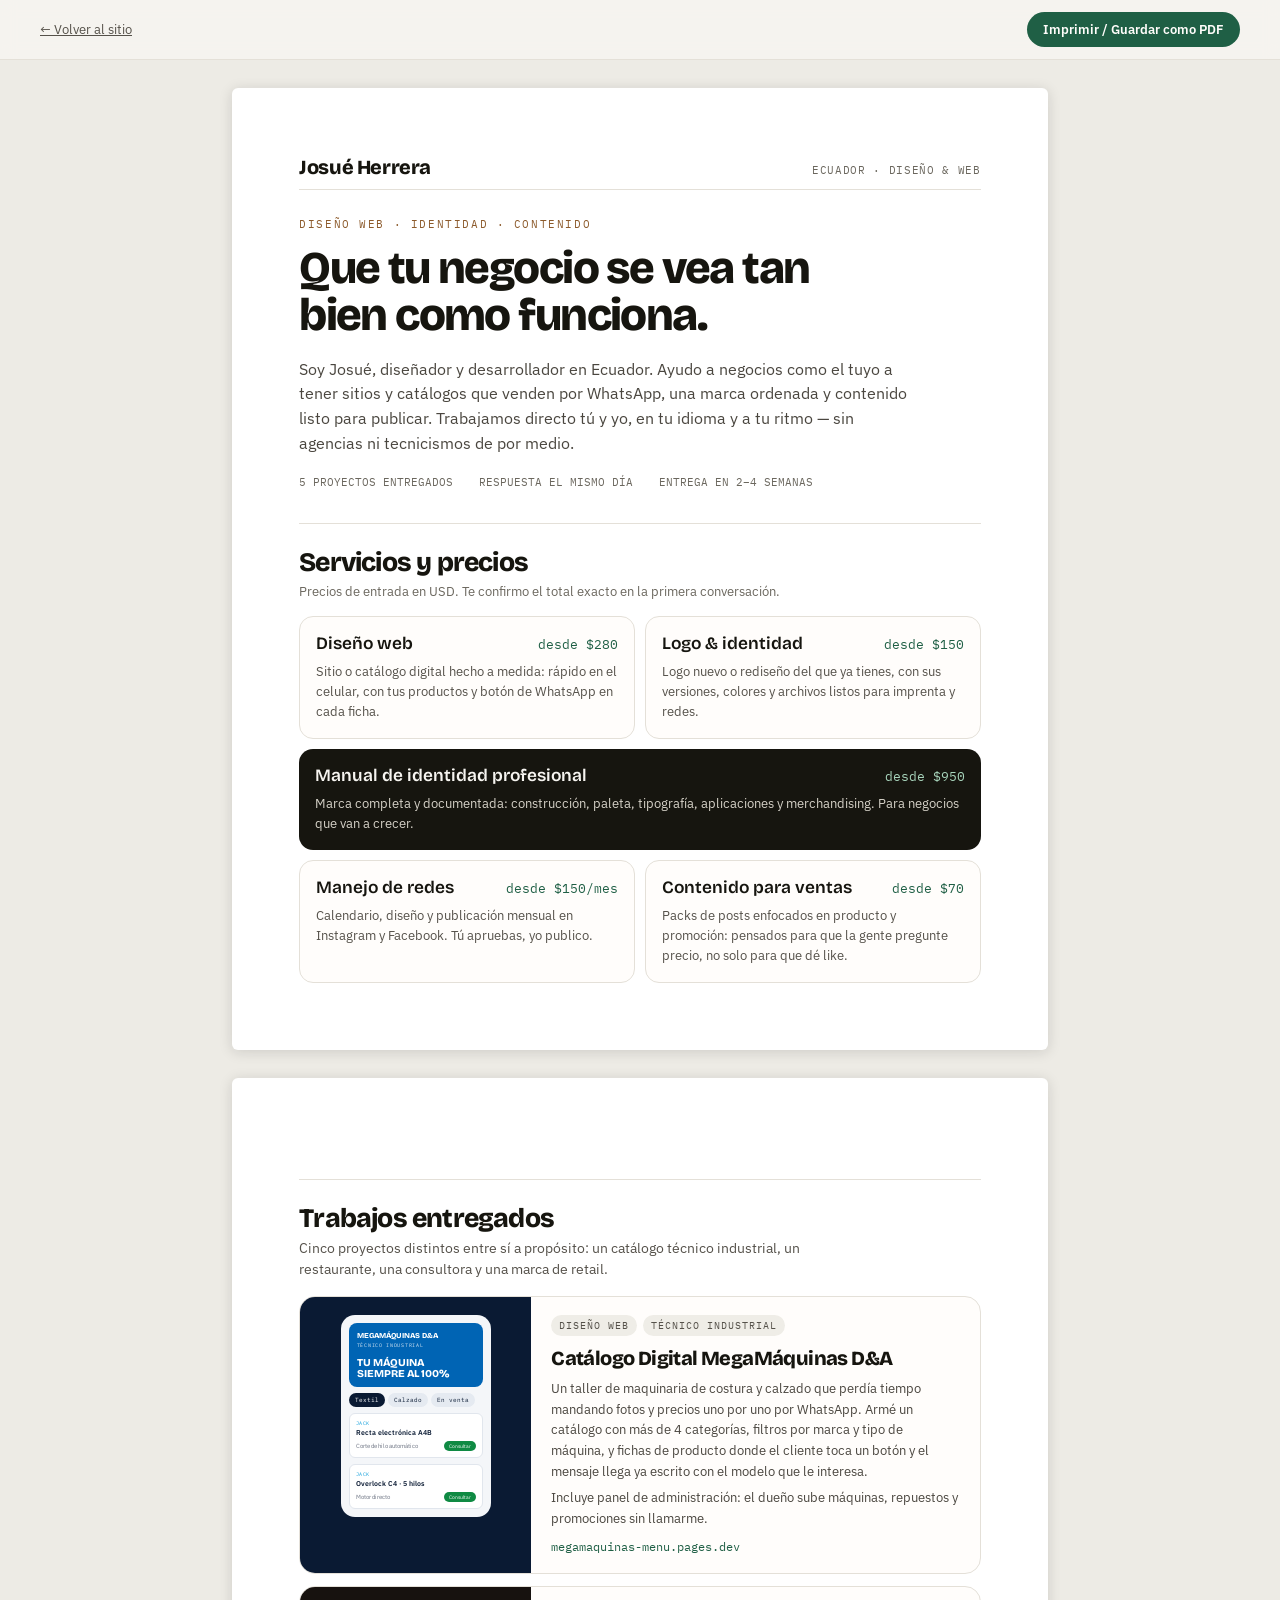
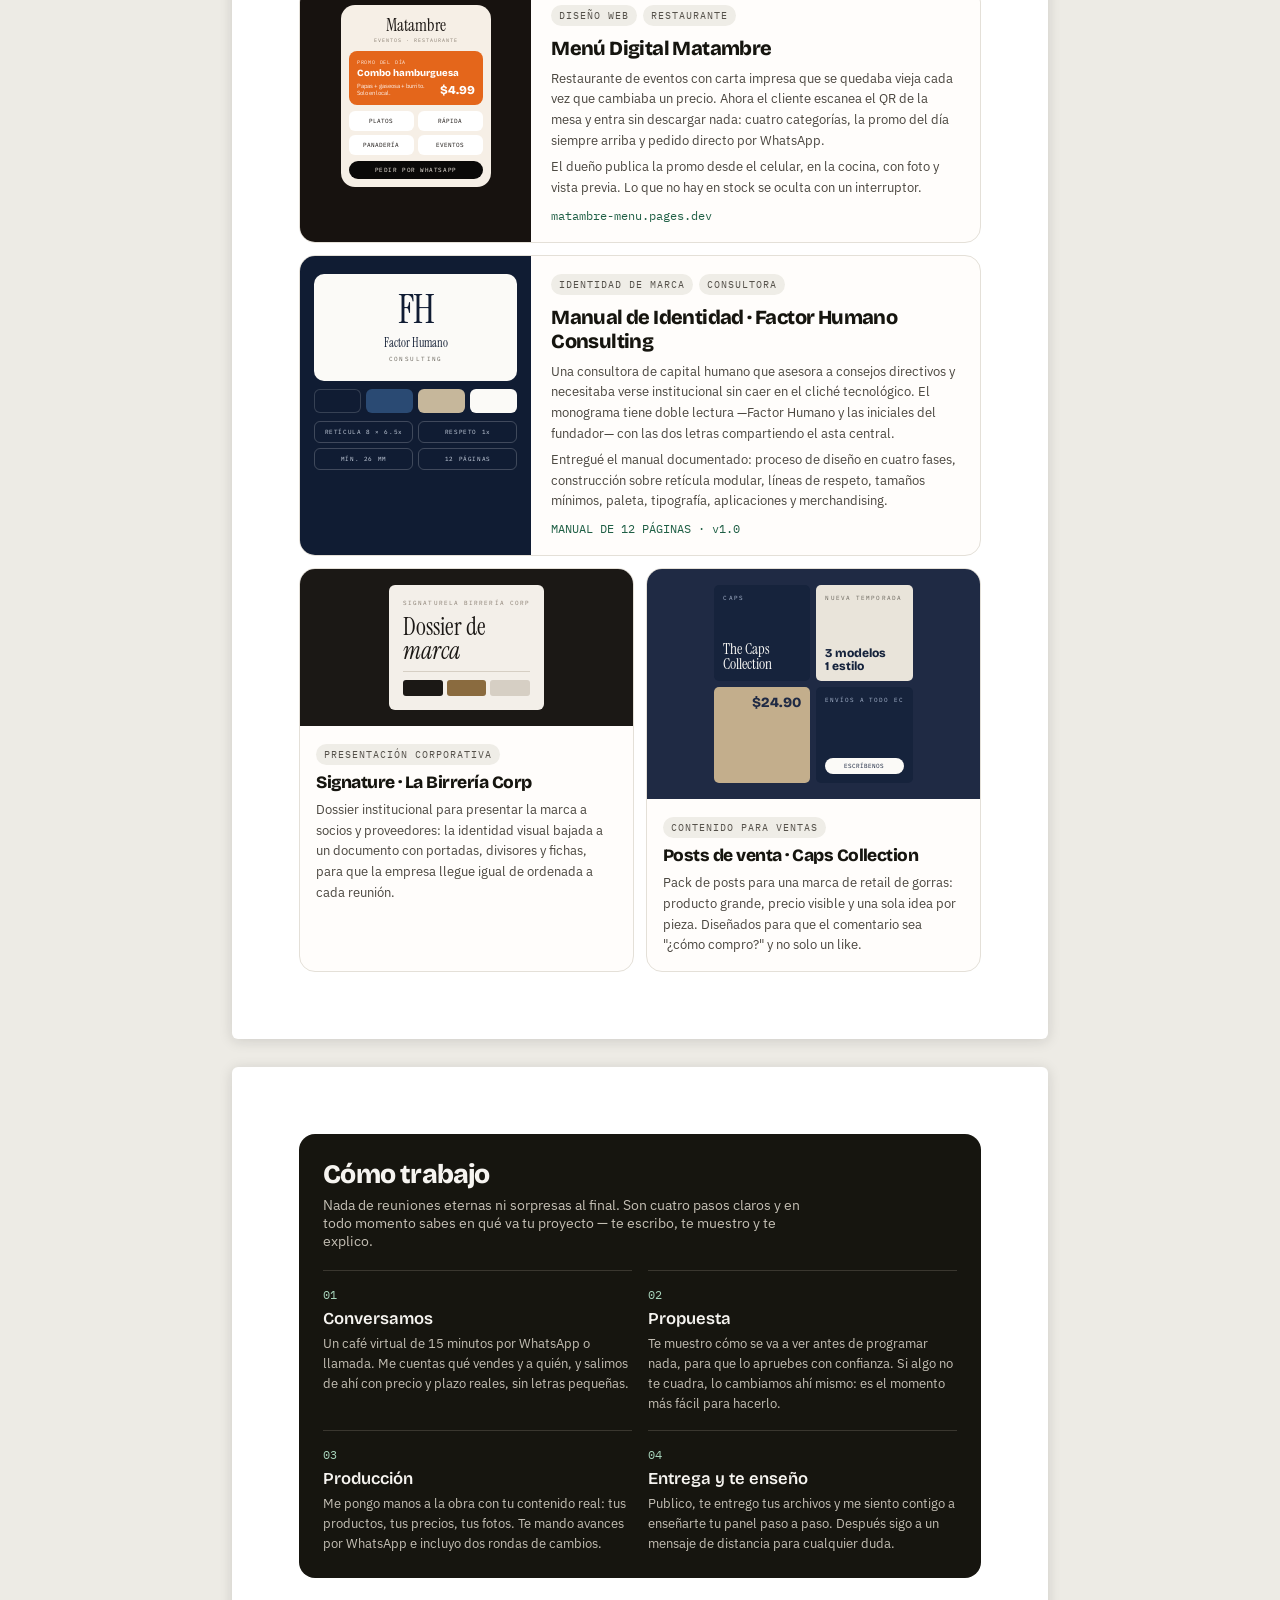
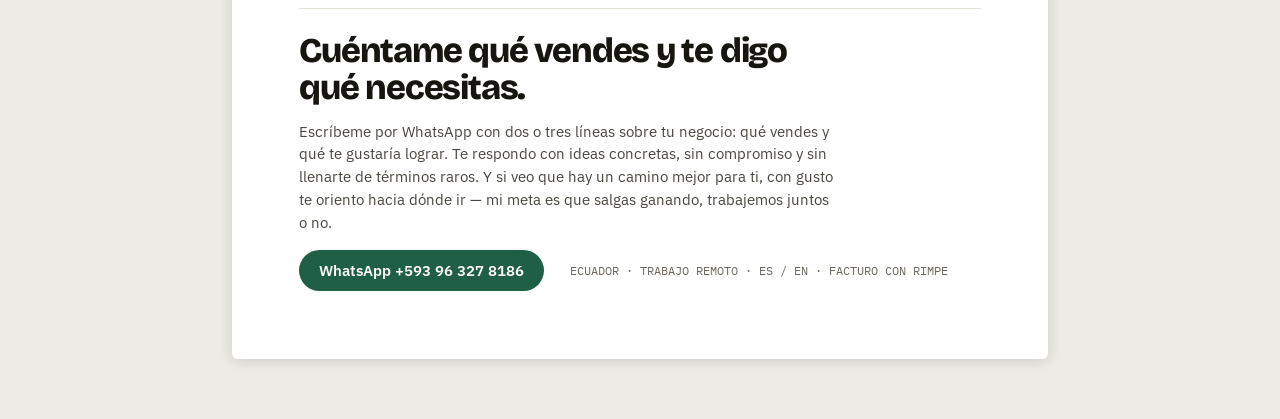
<file: docs/print.html>
<!DOCTYPE html>
<html lang="es">
<head>
<meta charset="utf-8">
<meta name="viewport" content="width=device-width, initial-scale=1">
<title>Josué Herrera · Portafolio (PDF)</title>
<link rel="preconnect" href="https://fonts.googleapis.com">
<link rel="preconnect" href="https://fonts.gstatic.com" crossorigin>
<link href="https://fonts.googleapis.com/css2?family=Bricolage+Grotesque:opsz,wght@12..96,400;12..96,600;12..96,800&family=IBM+Plex+Sans:wght@400;500;600&family=IBM+Plex+Mono:wght@400;500&family=Instrument+Serif:ital@0;1&display=swap" rel="stylesheet">
<link rel="stylesheet" href="./css/print.css?v=2">
</head>
<body>

  <div class="toolbar no-print">
    <a href="./index.html">← Volver al sitio</a>
    <button type="button" id="print-btn">Imprimir / Guardar como PDF</button>
  </div>

  <main class="sheet">

    <!-- Página 1 — Portada + servicios -->
    <section class="page">
      <div class="masthead">
        <span class="brand-name">Josué Herrera</span>
        <span class="brand-tag">ECUADOR · DISEÑO &amp; WEB</span>
      </div>

      <p class="eyebrow">DISEÑO WEB · IDENTIDAD · CONTENIDO</p>
      <h1>Que tu negocio se vea tan bien como funciona.</h1>
      <p class="lede">Soy Josué, diseñador y desarrollador en Ecuador. Ayudo a negocios como el tuyo a tener sitios y catálogos que venden por WhatsApp, una marca ordenada y contenido listo para publicar. Trabajamos directo tú y yo, en tu idioma y a tu ritmo — sin agencias ni tecnicismos de por medio.</p>
      <div class="stat-row">
        <span>5 PROYECTOS ENTREGADOS</span>
        <span>RESPUESTA EL MISMO DÍA</span>
        <span>ENTREGA EN 2–4 SEMANAS</span>
      </div>

      <h2 class="section-title">Servicios y precios</h2>
      <p class="section-note">Precios de entrada en USD. Te confirmo el total exacto en la primera conversación.</p>

      <div class="services-grid">
        <article class="service-card avoid">
          <div class="row"><h3>Diseño web</h3><span class="price">desde $280</span></div>
          <p>Sitio o catálogo digital hecho a medida: rápido en el celular, con tus productos y botón de WhatsApp en cada ficha.</p>
        </article>
        <article class="service-card avoid">
          <div class="row"><h3>Logo &amp; identidad</h3><span class="price">desde $150</span></div>
          <p>Logo nuevo o rediseño del que ya tienes, con sus versiones, colores y archivos listos para imprenta y redes.</p>
        </article>
        <article class="service-card is-dark avoid span2">
          <div class="row"><h3>Manual de identidad profesional</h3><span class="price">desde $950</span></div>
          <p>Marca completa y documentada: construcción, paleta, tipografía, aplicaciones y merchandising. Para negocios que van a crecer.</p>
        </article>
        <article class="service-card avoid">
          <div class="row"><h3>Manejo de redes</h3><span class="price">desde $150/mes</span></div>
          <p>Calendario, diseño y publicación mensual en Instagram y Facebook. Tú apruebas, yo publico.</p>
        </article>
        <article class="service-card avoid">
          <div class="row"><h3>Contenido para ventas</h3><span class="price">desde $70</span></div>
          <p>Packs de posts enfocados en producto y promoción: pensados para que la gente pregunte precio, no solo para que dé like.</p>
        </article>
      </div>
    </section>

    <!-- Página 2 — Casos -->
    <section class="page page-break">
      <h2 class="section-title">Trabajos entregados</h2>
      <p class="section-note wide">Cinco proyectos distintos entre sí a propósito: un catálogo técnico industrial, un restaurante, una consultora y una marca de retail.</p>

      <article class="case avoid">
        <div class="case-visual" style="background:#0A1A33;">
          <div class="mini-phone">
            <div class="mp-hero">
              <div class="mp-kicker">MEGAMÁQUINAS D&amp;A</div>
              <div class="mp-sub">TÉCNICO INDUSTRIAL</div>
              <div class="mp-headline">TU MÁQUINA<br>SIEMPRE AL 100%</div>
            </div>
            <div class="mp-chips">
              <span class="on">Textil</span><span class="off">Calzado</span><span class="off">En venta</span>
            </div>
            <div class="mp-product">
              <div class="mp-brand">JACK</div>
              <div class="mp-name">Recta electrónica A4B</div>
              <div class="mp-row"><span>Corte de hilo automático</span><span class="mp-pill">Consultar</span></div>
            </div>
            <div class="mp-product">
              <div class="mp-brand">JACK</div>
              <div class="mp-name">Overlock C4 · 5 hilos</div>
              <div class="mp-row"><span>Motor directo</span><span class="mp-pill">Consultar</span></div>
            </div>
          </div>
        </div>
        <div class="case-body">
          <div class="tags"><span class="tag">DISEÑO WEB</span><span class="tag">TÉCNICO INDUSTRIAL</span></div>
          <h3>Catálogo Digital MegaMáquinas D&amp;A</h3>
          <p>Un taller de maquinaria de costura y calzado que perdía tiempo mandando fotos y precios uno por uno por WhatsApp. Armé un catálogo con más de 4 categorías, filtros por marca y tipo de máquina, y fichas de producto donde el cliente toca un botón y el mensaje llega ya escrito con el modelo que le interesa.</p>
          <p>Incluye panel de administración: el dueño sube máquinas, repuestos y promociones sin llamarme.</p>
          <span class="url">megamaquinas-menu.pages.dev</span>
        </div>
      </article>

      <article class="case avoid">
        <div class="case-visual" style="background:#17120F;">
          <div class="mini-card">
            <div class="mc-brand">
              <div class="mc-name">Matambre</div>
              <div class="mc-sub">EVENTOS · RESTAURANTE</div>
            </div>
            <div class="mc-promo">
              <div class="mc-label">PROMO DEL DÍA</div>
              <div class="mc-title">Combo hamburguesa</div>
              <div class="mc-row"><span>Papas + gaseosa + burrito. Solo en local.</span><span class="mc-price">$4.99</span></div>
            </div>
            <div class="mc-cats"><span>PLATOS</span><span>RÁPIDA</span><span>PANADERÍA</span><span>EVENTOS</span></div>
            <div class="mc-cta">PEDIR POR WHATSAPP</div>
          </div>
        </div>
        <div class="case-body">
          <div class="tags"><span class="tag">DISEÑO WEB</span><span class="tag">RESTAURANTE</span></div>
          <h3>Menú Digital Matambre</h3>
          <p>Restaurante de eventos con carta impresa que se quedaba vieja cada vez que cambiaba un precio. Ahora el cliente escanea el QR de la mesa y entra sin descargar nada: cuatro categorías, la promo del día siempre arriba y pedido directo por WhatsApp.</p>
          <p>El dueño publica la promo desde el celular, en la cocina, con foto y vista previa. Lo que no hay en stock se oculta con un interruptor.</p>
          <span class="url">matambre-menu.pages.dev</span>
        </div>
      </article>

      <article class="case avoid">
        <div class="case-visual" style="background:#101C33;">
          <div class="mini-fh">
            <div class="mfh-card">
              <div class="mfh-mono">FH</div>
              <div class="mfh-name">Factor Humano</div>
              <div class="mfh-sub">CONSULTING</div>
            </div>
            <div class="mfh-swatches"><span style="background:#101C33;border:1px solid rgba(255,255,255,.16);"></span><span style="background:#2A4A73;"></span><span style="background:#C6B79B;"></span><span style="background:#FBFAF7;"></span></div>
            <div class="mfh-specs">
              <span>RETÍCULA 8 × 6.5x</span><span>RESPETO 1x</span><span>MÍN. 26 MM</span><span>12 PÁGINAS</span>
            </div>
          </div>
        </div>
        <div class="case-body">
          <div class="tags"><span class="tag">IDENTIDAD DE MARCA</span><span class="tag">CONSULTORA</span></div>
          <h3>Manual de Identidad · Factor Humano Consulting</h3>
          <p>Una consultora de capital humano que asesora a consejos directivos y necesitaba verse institucional sin caer en el cliché tecnológico. El monograma tiene doble lectura —Factor Humano y las iniciales del fundador— con las dos letras compartiendo el asta central.</p>
          <p>Entregué el manual documentado: proceso de diseño en cuatro fases, construcción sobre retícula modular, líneas de respeto, tamaños mínimos, paleta, tipografía, aplicaciones y merchandising.</p>
          <span class="url">MANUAL DE 12 PÁGINAS · v1.0</span>
        </div>
      </article>

      <div class="pair">
        <article class="case-sm avoid">
          <div class="case-visual" style="background:#1B1815; padding:16px;">
            <div class="mini-sig">
              <div class="ms-top"><span>SIGNATURE</span><span>LA BIRRERÍA CORP</span></div>
              <div class="ms-title">Dossier de<br><span style="font-style:italic;">marca</span></div>
              <div class="ms-rule"></div>
              <div class="ms-swatches"><span style="background:#1B1815;"></span><span style="background:#8A6B3F;"></span><span style="background:#D6CFC4;"></span></div>
            </div>
          </div>
          <div class="case-body">
            <span class="tag">PRESENTACIÓN CORPORATIVA</span>
            <h3>Signature · La Birrería Corp</h3>
            <p>Dossier institucional para presentar la marca a socios y proveedores: la identidad visual bajada a un documento con portadas, divisores y fichas, para que la empresa llegue igual de ordenada a cada reunión.</p>
          </div>
        </article>

        <article class="case-sm avoid">
          <div class="case-visual" style="background:#1F2A44; padding:16px;">
            <div class="mini-caps">
              <div class="mcaps-a"><span>CAPS</span><span class="t">The Caps<br>Collection</span></div>
              <div class="mcaps-b"><span>NUEVA TEMPORADA</span><span class="t">3 modelos<br>1 estilo</span></div>
              <div class="mcaps-c"><span class="t">$24.90</span></div>
              <div class="mcaps-d"><span>ENVÍOS A TODO EC</span><span class="cta">ESCRÍBENOS</span></div>
            </div>
          </div>
          <div class="case-body">
            <span class="tag">CONTENIDO PARA VENTAS</span>
            <h3>Posts de venta · Caps Collection</h3>
            <p>Pack de posts para una marca de retail de gorras: producto grande, precio visible y una sola idea por pieza. Diseñados para que el comentario sea "¿cómo compro?" y no solo un like.</p>
          </div>
        </article>
      </div>
    </section>

    <!-- Página 3 — Proceso + contacto -->
    <section class="page page-break">
      <div class="proceso-box avoid">
        <h2>Cómo trabajo</h2>
        <p>Nada de reuniones eternas ni sorpresas al final. Son cuatro pasos claros y en todo momento sabes en qué va tu proyecto — te escribo, te muestro y te explico.</p>
        <div class="proceso-grid">
          <div class="step"><span class="num">01</span><h3>Conversamos</h3><p>Un café virtual de 15 minutos por WhatsApp o llamada. Me cuentas qué vendes y a quién, y salimos de ahí con precio y plazo reales, sin letras pequeñas.</p></div>
          <div class="step"><span class="num">02</span><h3>Propuesta</h3><p>Te muestro cómo se va a ver antes de programar nada, para que lo apruebes con confianza. Si algo no te cuadra, lo cambiamos ahí mismo: es el momento más fácil para hacerlo.</p></div>
          <div class="step"><span class="num">03</span><h3>Producción</h3><p>Me pongo manos a la obra con tu contenido real: tus productos, tus precios, tus fotos. Te mando avances por WhatsApp e incluyo dos rondas de cambios.</p></div>
          <div class="step"><span class="num">04</span><h3>Entrega y te enseño</h3><p>Publico, te entrego tus archivos y me siento contigo a enseñarte tu panel paso a paso. Después sigo a un mensaje de distancia para cualquier duda.</p></div>
        </div>
      </div>

      <div class="contact avoid">
        <h2>Cuéntame qué vendes y te digo qué necesitas.</h2>
        <p>Escríbeme por WhatsApp con dos o tres líneas sobre tu negocio: qué vendes y qué te gustaría lograr. Te respondo con ideas concretas, sin compromiso y sin llenarte de términos raros. Y si veo que hay un camino mejor para ti, con gusto te oriento hacia dónde ir — mi meta es que salgas ganando, trabajemos juntos o no.</p>
        <div class="contact-row">
          <span class="wa-pill">WhatsApp +593 96 327 8186</span>
          <span class="meta">ECUADOR · TRABAJO REMOTO · ES / EN · FACTURO CON RIMPE</span>
        </div>
      </div>
    </section>

  </main>

<script>
  document.getElementById('print-btn').addEventListener('click', () => window.print());
</script>
</body>
</html>
</file>
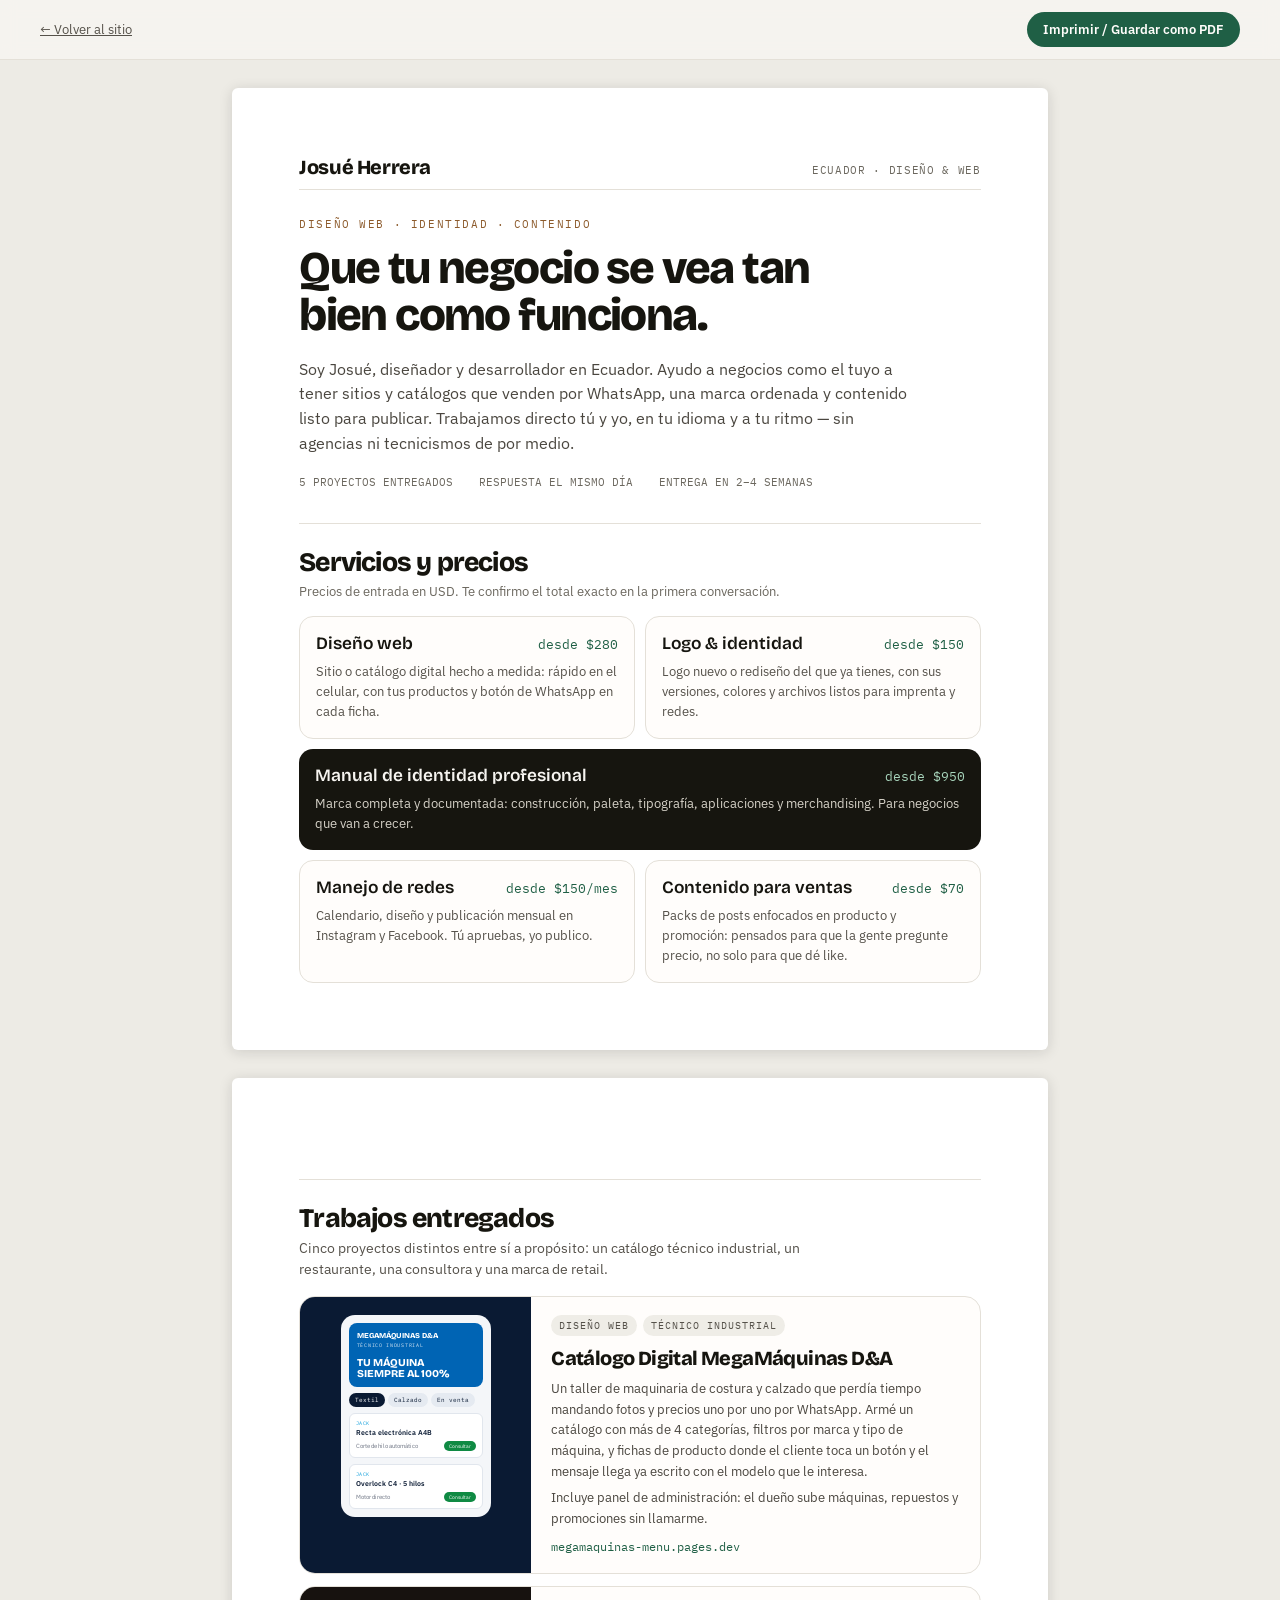
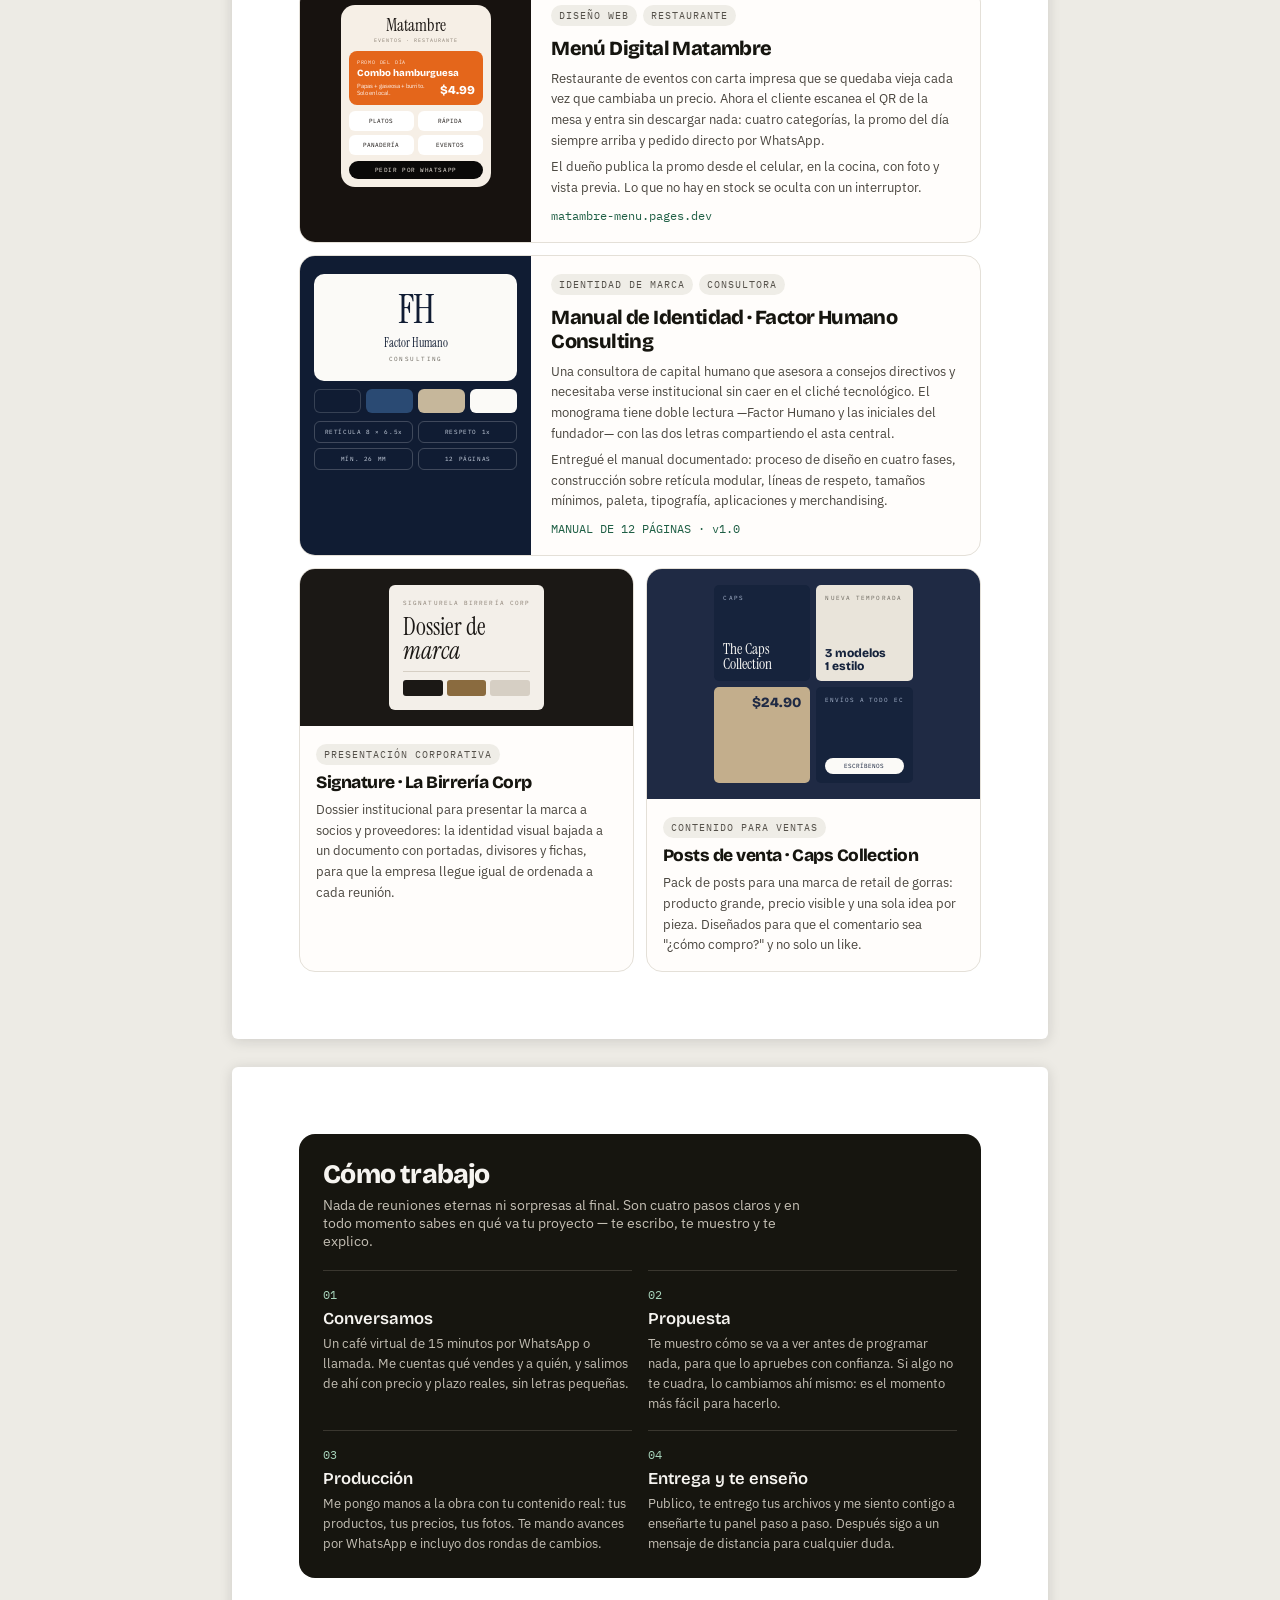
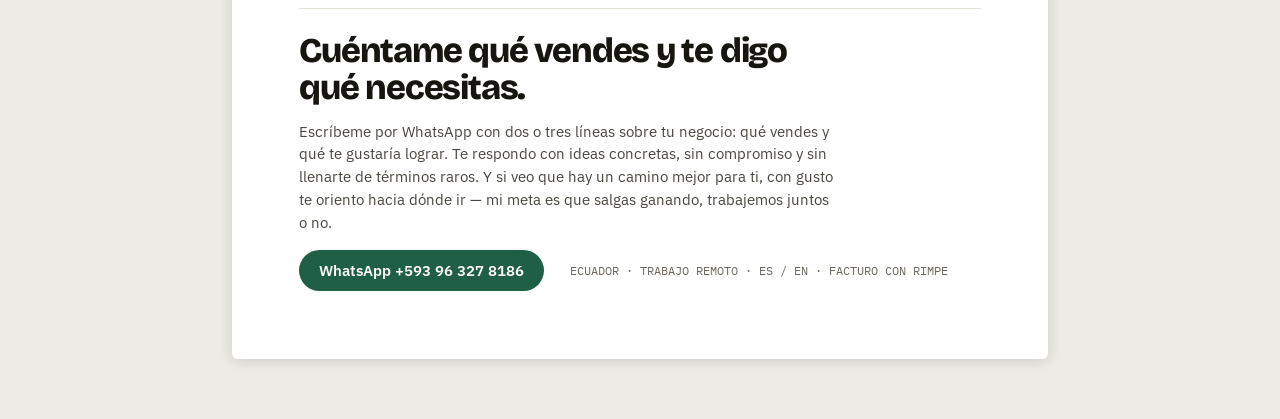
<file: site/print.html>
<!DOCTYPE html>
<html lang="es">
<head>
<meta charset="utf-8">
<meta name="viewport" content="width=device-width, initial-scale=1">
<title>Josué Herrera · Portafolio (PDF)</title>
<link rel="preconnect" href="https://fonts.googleapis.com">
<link rel="preconnect" href="https://fonts.gstatic.com" crossorigin>
<link href="https://fonts.googleapis.com/css2?family=Bricolage+Grotesque:opsz,wght@12..96,400;12..96,600;12..96,800&family=IBM+Plex+Sans:wght@400;500;600&family=IBM+Plex+Mono:wght@400;500&family=Instrument+Serif:ital@0;1&display=swap" rel="stylesheet">
<link rel="stylesheet" href="./css/print.css">
</head>
<body>

  <div class="toolbar no-print">
    <a href="./index.html">← Volver al sitio</a>
    <button type="button" id="print-btn">Imprimir / Guardar como PDF</button>
  </div>

  <main class="sheet">

    <!-- Página 1 — Portada + servicios -->
    <section class="page">
      <div class="masthead">
        <span class="brand-name">Josué Herrera</span>
        <span class="brand-tag">ECUADOR · DISEÑO &amp; WEB</span>
      </div>

      <p class="eyebrow">DISEÑO WEB · IDENTIDAD · CONTENIDO</p>
      <h1>Que tu negocio se vea tan bien como funciona.</h1>
      <p class="lede">Soy Josué, diseñador y desarrollador en Ecuador. Ayudo a negocios como el tuyo a tener sitios y catálogos que venden por WhatsApp, una marca ordenada y contenido listo para publicar. Trabajamos directo tú y yo, en tu idioma y a tu ritmo — sin agencias ni tecnicismos de por medio.</p>
      <div class="stat-row">
        <span>5 PROYECTOS ENTREGADOS</span>
        <span>RESPUESTA EL MISMO DÍA</span>
        <span>ENTREGA EN 2–4 SEMANAS</span>
      </div>

      <h2 class="section-title">Servicios y precios</h2>
      <p class="section-note">Precios de entrada en USD. Te confirmo el total exacto en la primera conversación.</p>

      <div class="services-grid">
        <article class="service-card avoid">
          <div class="row"><h3>Diseño web</h3><span class="price">desde $280</span></div>
          <p>Sitio o catálogo digital hecho a medida: rápido en el celular, con tus productos y botón de WhatsApp en cada ficha.</p>
        </article>
        <article class="service-card avoid">
          <div class="row"><h3>Logo &amp; identidad</h3><span class="price">desde $150</span></div>
          <p>Logo nuevo o rediseño del que ya tienes, con sus versiones, colores y archivos listos para imprenta y redes.</p>
        </article>
        <article class="service-card is-dark avoid span2">
          <div class="row"><h3>Manual de identidad profesional</h3><span class="price">desde $950</span></div>
          <p>Marca completa y documentada: construcción, paleta, tipografía, aplicaciones y merchandising. Para negocios que van a crecer.</p>
        </article>
        <article class="service-card avoid">
          <div class="row"><h3>Manejo de redes</h3><span class="price">desde $150/mes</span></div>
          <p>Calendario, diseño y publicación mensual en Instagram y Facebook. Tú apruebas, yo publico.</p>
        </article>
        <article class="service-card avoid">
          <div class="row"><h3>Contenido para ventas</h3><span class="price">desde $70</span></div>
          <p>Packs de posts enfocados en producto y promoción: pensados para que la gente pregunte precio, no solo para que dé like.</p>
        </article>
      </div>
    </section>

    <!-- Página 2 — Casos -->
    <section class="page page-break">
      <h2 class="section-title">Trabajos entregados</h2>
      <p class="section-note wide">Cinco proyectos distintos entre sí a propósito: un catálogo técnico industrial, un restaurante, una consultora y una marca de retail.</p>

      <article class="case avoid">
        <div class="case-visual" style="background:#0A1A33;">
          <div class="mini-phone">
            <div class="mp-hero">
              <div class="mp-kicker">MEGAMÁQUINAS D&amp;A</div>
              <div class="mp-sub">TÉCNICO INDUSTRIAL</div>
              <div class="mp-headline">TU MÁQUINA<br>SIEMPRE AL 100%</div>
            </div>
            <div class="mp-chips">
              <span class="on">Textil</span><span class="off">Calzado</span><span class="off">En venta</span>
            </div>
            <div class="mp-product">
              <div class="mp-brand">JACK</div>
              <div class="mp-name">Recta electrónica A4B</div>
              <div class="mp-row"><span>Corte de hilo automático</span><span class="mp-pill">Consultar</span></div>
            </div>
            <div class="mp-product">
              <div class="mp-brand">JACK</div>
              <div class="mp-name">Overlock C4 · 5 hilos</div>
              <div class="mp-row"><span>Motor directo</span><span class="mp-pill">Consultar</span></div>
            </div>
          </div>
        </div>
        <div class="case-body">
          <div class="tags"><span class="tag">DISEÑO WEB</span><span class="tag">TÉCNICO INDUSTRIAL</span></div>
          <h3>Catálogo Digital MegaMáquinas D&amp;A</h3>
          <p>Un taller de maquinaria de costura y calzado que perdía tiempo mandando fotos y precios uno por uno por WhatsApp. Armé un catálogo con más de 4 categorías, filtros por marca y tipo de máquina, y fichas de producto donde el cliente toca un botón y el mensaje llega ya escrito con el modelo que le interesa.</p>
          <p>Incluye panel de administración: el dueño sube máquinas, repuestos y promociones sin llamarme.</p>
          <span class="url">megamaquinas-menu.pages.dev</span>
        </div>
      </article>

      <article class="case avoid">
        <div class="case-visual" style="background:#17120F;">
          <div class="mini-card">
            <div class="mc-brand">
              <div class="mc-name">Matambre</div>
              <div class="mc-sub">EVENTOS · RESTAURANTE</div>
            </div>
            <div class="mc-promo">
              <div class="mc-label">PROMO DEL DÍA</div>
              <div class="mc-title">Combo hamburguesa</div>
              <div class="mc-row"><span>Papas + gaseosa + burrito. Solo en local.</span><span class="mc-price">$4.99</span></div>
            </div>
            <div class="mc-cats"><span>PLATOS</span><span>RÁPIDA</span><span>PANADERÍA</span><span>EVENTOS</span></div>
            <div class="mc-cta">PEDIR POR WHATSAPP</div>
          </div>
        </div>
        <div class="case-body">
          <div class="tags"><span class="tag">DISEÑO WEB</span><span class="tag">RESTAURANTE</span></div>
          <h3>Menú Digital Matambre</h3>
          <p>Restaurante de eventos con carta impresa que se quedaba vieja cada vez que cambiaba un precio. Ahora el cliente escanea el QR de la mesa y entra sin descargar nada: cuatro categorías, la promo del día siempre arriba y pedido directo por WhatsApp.</p>
          <p>El dueño publica la promo desde el celular, en la cocina, con foto y vista previa. Lo que no hay en stock se oculta con un interruptor.</p>
          <span class="url">matambre-menu.pages.dev</span>
        </div>
      </article>

      <article class="case avoid">
        <div class="case-visual" style="background:#101C33;">
          <div class="mini-fh">
            <div class="mfh-card">
              <div class="mfh-mono">FH</div>
              <div class="mfh-name">Factor Humano</div>
              <div class="mfh-sub">CONSULTING</div>
            </div>
            <div class="mfh-swatches"><span style="background:#101C33;border:1px solid rgba(255,255,255,.16);"></span><span style="background:#2A4A73;"></span><span style="background:#C6B79B;"></span><span style="background:#FBFAF7;"></span></div>
            <div class="mfh-specs">
              <span>RETÍCULA 8 × 6.5x</span><span>RESPETO 1x</span><span>MÍN. 26 MM</span><span>12 PÁGINAS</span>
            </div>
          </div>
        </div>
        <div class="case-body">
          <div class="tags"><span class="tag">IDENTIDAD DE MARCA</span><span class="tag">CONSULTORA</span></div>
          <h3>Manual de Identidad · Factor Humano Consulting</h3>
          <p>Una consultora de capital humano que asesora a consejos directivos y necesitaba verse institucional sin caer en el cliché tecnológico. El monograma tiene doble lectura —Factor Humano y las iniciales del fundador— con las dos letras compartiendo el asta central.</p>
          <p>Entregué el manual documentado: proceso de diseño en cuatro fases, construcción sobre retícula modular, líneas de respeto, tamaños mínimos, paleta, tipografía, aplicaciones y merchandising.</p>
          <span class="url">MANUAL DE 12 PÁGINAS · v1.0</span>
        </div>
      </article>

      <div class="pair">
        <article class="case-sm avoid">
          <div class="case-visual" style="background:#1B1815; padding:16px;">
            <div class="mini-sig">
              <div class="ms-top"><span>SIGNATURE</span><span>LA BIRRERÍA CORP</span></div>
              <div class="ms-title">Dossier de<br><span style="font-style:italic;">marca</span></div>
              <div class="ms-rule"></div>
              <div class="ms-swatches"><span style="background:#1B1815;"></span><span style="background:#8A6B3F;"></span><span style="background:#D6CFC4;"></span></div>
            </div>
          </div>
          <div class="case-body">
            <span class="tag">PRESENTACIÓN CORPORATIVA</span>
            <h3>Signature · La Birrería Corp</h3>
            <p>Dossier institucional para presentar la marca a socios y proveedores: la identidad visual bajada a un documento con portadas, divisores y fichas, para que la empresa llegue igual de ordenada a cada reunión.</p>
          </div>
        </article>

        <article class="case-sm avoid">
          <div class="case-visual" style="background:#1F2A44; padding:16px;">
            <div class="mini-caps">
              <div class="mcaps-a"><span>CAPS</span><span class="t">The Caps<br>Collection</span></div>
              <div class="mcaps-b"><span>NUEVA TEMPORADA</span><span class="t">3 modelos<br>1 estilo</span></div>
              <div class="mcaps-c"><span class="t">$24.90</span></div>
              <div class="mcaps-d"><span>ENVÍOS A TODO EC</span><span class="cta">ESCRÍBENOS</span></div>
            </div>
          </div>
          <div class="case-body">
            <span class="tag">CONTENIDO PARA VENTAS</span>
            <h3>Posts de venta · Caps Collection</h3>
            <p>Pack de posts para una marca de retail de gorras: producto grande, precio visible y una sola idea por pieza. Diseñados para que el comentario sea "¿cómo compro?" y no solo un like.</p>
          </div>
        </article>
      </div>
    </section>

    <!-- Página 3 — Proceso + contacto -->
    <section class="page page-break">
      <div class="proceso-box avoid">
        <h2>Cómo trabajo</h2>
        <p>Nada de reuniones eternas ni sorpresas al final. Son cuatro pasos claros y en todo momento sabes en qué va tu proyecto — te escribo, te muestro y te explico.</p>
        <div class="proceso-grid">
          <div class="step"><span class="num">01</span><h3>Conversamos</h3><p>Un café virtual de 15 minutos por WhatsApp o llamada. Me cuentas qué vendes y a quién, y salimos de ahí con precio y plazo reales, sin letras pequeñas.</p></div>
          <div class="step"><span class="num">02</span><h3>Propuesta</h3><p>Te muestro cómo se va a ver antes de programar nada, para que lo apruebes con confianza. Si algo no te cuadra, lo cambiamos ahí mismo: es el momento más fácil para hacerlo.</p></div>
          <div class="step"><span class="num">03</span><h3>Producción</h3><p>Me pongo manos a la obra con tu contenido real: tus productos, tus precios, tus fotos. Te mando avances por WhatsApp e incluyo dos rondas de cambios.</p></div>
          <div class="step"><span class="num">04</span><h3>Entrega y te enseño</h3><p>Publico, te entrego tus archivos y me siento contigo a enseñarte tu panel paso a paso. Después sigo a un mensaje de distancia para cualquier duda.</p></div>
        </div>
      </div>

      <div class="contact avoid">
        <h2>Cuéntame qué vendes y te digo qué necesitas.</h2>
        <p>Escríbeme por WhatsApp con dos o tres líneas sobre tu negocio: qué vendes y qué te gustaría lograr. Te respondo con ideas concretas, sin compromiso y sin llenarte de términos raros. Y si veo que hay un camino mejor para ti, con gusto te oriento hacia dónde ir — mi meta es que salgas ganando, trabajemos juntos o no.</p>
        <div class="contact-row">
          <span class="wa-pill">WhatsApp +593 96 327 8186</span>
          <span class="meta">ECUADOR · TRABAJO REMOTO · ES / EN · FACTURO CON RIMPE</span>
        </div>
      </div>
    </section>

  </main>

<script>
  document.getElementById('print-btn').addEventListener('click', () => window.print());
</script>
</body>
</html>
</file>
<file: docs/css/print.css>
:root {
  --ink: #16150F;
  --ink-soft: #4A463F;
  --ink-mute: #55514A;
  --ink-faint: #6B675E;
  --border: #E4E0D8;
  --card-bg: #FFFDFB;
  --accent: #1F5F45;
  --accent-light: #A8D5BC;
  --caramel: #8C5A2B;
  --dark-bg: #16150F;
  --dark-text: #F6F4F0;
  --dark-text-soft: #D6D2C8;
  --dark-text-mute: #C4BFB4;
  --dark-border: #3A372F;
  --tag-bg: #EFEDE7;
  --tag-text: #55514A;

  --font-display: 'Bricolage Grotesque', sans-serif;
  --font-body: 'IBM Plex Sans', system-ui, sans-serif;
  --font-mono: 'IBM Plex Mono', monospace;
  --font-serif: 'Instrument Serif', serif;
}

* { box-sizing: border-box; }

body {
  margin: 0;
  background: #EDEBE5;
  font-family: var(--font-body);
  color: var(--ink);
}

a { color: var(--accent); }

.toolbar {
  position: sticky;
  top: 0;
  z-index: 10;
  display: flex;
  align-items: center;
  justify-content: space-between;
  padding: 12px clamp(16px, 4vw, 40px);
  background: rgba(246, 244, 240, 0.95);
  backdrop-filter: blur(8px);
  border-bottom: 1px solid var(--border);
  font-size: 13px;
}

.toolbar a { color: var(--ink-mute); }

.toolbar button {
  font: inherit;
  font-weight: 600;
  background: var(--accent);
  color: #FFFDFB;
  border: none;
  padding: 9px 16px;
  border-radius: 999px;
  cursor: pointer;
}

.sheet {
  padding: 28px clamp(12px, 4vw, 32px) 60px;
  display: flex;
  flex-direction: column;
  align-items: center;
  gap: 28px;
}

.page {
  background: #fff;
  width: 100%;
  max-width: 8.5in;
  padding: 0.7in;
  box-shadow: 0 2px 14px rgba(20, 20, 19, 0.14);
  border-radius: 6px;
}

.masthead {
  display: flex;
  align-items: baseline;
  justify-content: space-between;
  gap: 16px;
  border-bottom: 1px solid var(--border);
  padding-bottom: 10px;
}

.masthead .brand-name {
  font-family: var(--font-display);
  font-weight: 800;
  font-size: 15pt;
  letter-spacing: -0.02em;
}

.masthead .brand-tag {
  font-family: var(--font-mono);
  font-size: 8.5pt;
  color: var(--ink-faint);
  letter-spacing: 0.06em;
}

.eyebrow {
  font-family: var(--font-mono);
  font-size: 8.5pt;
  letter-spacing: 0.14em;
  color: var(--caramel);
  margin: 26px 0 14px;
}

.page h1 {
  font-family: var(--font-display);
  font-weight: 800;
  font-size: 34pt;
  line-height: 1.03;
  letter-spacing: -0.035em;
  margin: 0;
  max-width: 20ch;
}

.lede {
  font-size: 12pt;
  line-height: 1.55;
  color: var(--ink-soft);
  max-width: 62ch;
  margin: 18px 0 0;
}

.stat-row {
  display: flex;
  flex-wrap: wrap;
  gap: 8px 26px;
  margin-top: 18px;
  font-family: var(--font-mono);
  font-size: 8.5pt;
  color: var(--ink-faint);
}

.section-title {
  font-family: var(--font-display);
  font-weight: 800;
  font-size: 20pt;
  letter-spacing: -0.03em;
  margin: 34px 0 4px;
  border-top: 1px solid var(--border);
  padding-top: 22px;
}

.section-note {
  margin: 0 0 16px;
  font-size: 10pt;
  color: var(--ink-faint);
}

.section-note.wide {
  font-size: 10.5pt;
  color: var(--ink-mute);
  max-width: 64ch;
  line-height: 1.5;
}

.services-grid {
  display: grid;
  grid-template-columns: 1fr 1fr;
  gap: 10px;
}

.service-card {
  background: var(--card-bg);
  border: 1px solid var(--border);
  border-radius: 14px;
  padding: 16px;
}

.service-card.span2 { grid-column: span 2; }

.service-card.is-dark {
  background: var(--dark-bg);
  color: var(--dark-text);
  border: none;
}

.service-card .row {
  display: flex;
  align-items: baseline;
  justify-content: space-between;
  gap: 10px;
}

.service-card h3 {
  font-family: var(--font-display);
  font-weight: 600;
  font-size: 13pt;
  margin: 0;
}

.service-card .price {
  font-family: var(--font-mono);
  font-size: 9.5pt;
  color: var(--accent);
  white-space: nowrap;
}

.service-card.is-dark .price { color: var(--accent-light); }

.service-card p {
  margin: 8px 0 0;
  font-size: 10pt;
  line-height: 1.5;
  color: var(--ink-mute);
}

.service-card.is-dark p { color: var(--dark-text-soft); }

/* case studies */

.case {
  background: var(--card-bg);
  border: 1px solid var(--border);
  border-radius: 16px;
  overflow: hidden;
  display: grid;
  grid-template-columns: 34% 1fr;
  margin-bottom: 12px;
}

.case-visual {
  padding: 18px 14px;
  display: flex;
  justify-content: center;
  align-items: flex-start;
}

.case-body { padding: 18px 20px; }

.tags { display: flex; flex-wrap: wrap; gap: 6px; }

.tag {
  font-family: var(--font-mono);
  font-size: 7.5pt;
  letter-spacing: 0.1em;
  background: var(--tag-bg);
  padding: 4px 8px;
  border-radius: 999px;
  color: var(--tag-text);
}

.case-body h3 {
  font-family: var(--font-display);
  font-weight: 800;
  font-size: 15pt;
  letter-spacing: -0.03em;
  margin: 10px 0 8px;
}

.case-body p {
  margin: 0 0 6px;
  font-size: 10pt;
  line-height: 1.55;
  color: var(--ink-soft);
}

.case-body .url {
  font-family: var(--font-mono);
  font-size: 9pt;
  color: var(--accent);
}

.pair {
  display: grid;
  grid-template-columns: 1fr 1fr;
  gap: 12px;
}

.case-sm {
  background: var(--card-bg);
  border: 1px solid var(--border);
  border-radius: 16px;
  overflow: hidden;
}

.case-sm .case-body { padding: 16px; }
.case-sm .case-body h3 { font-size: 13pt; margin: 10px 0 6px; }
.case-sm .case-body p { margin: 0; }

/* mini mockups */

.mini-phone { width: 150px; background: #F4F6F9; border-radius: 14px; padding: 8px; }
.mp-hero { background: #0064B4; color: #fff; border-radius: 8px; padding: 8px; font-family: var(--font-display); }
.mp-kicker { font-size: 7.5px; font-weight: 800; }
.mp-sub { font-family: var(--font-mono); font-size: 5px; letter-spacing: 0.14em; opacity: 0.85; margin-top: 2px; }
.mp-headline { font-size: 10.5px; font-weight: 800; line-height: 1.05; margin-top: 9px; }
.mp-chips { display: flex; gap: 3px; margin-top: 6px; font-family: var(--font-mono); font-size: 5.5px; }
.mp-chips span { padding: 3px 6px; border-radius: 999px; }
.mp-chips .on { background: #0A1A33; color: #fff; }
.mp-chips .off { background: #E5EAF1; color: #0A1A33; }
.mp-product { background: #fff; border: 1px solid #E1E6ED; border-radius: 6px; padding: 6px; margin-top: 6px; }
.mp-brand { font-family: var(--font-mono); font-size: 5px; color: #14A0DC; letter-spacing: 0.1em; }
.mp-name { font-size: 7px; font-weight: 600; color: #0A1A33; margin-top: 2px; }
.mp-row { display: flex; justify-content: space-between; align-items: center; margin-top: 4px; }
.mp-row span:first-child { font-size: 5.5px; color: #6B7280; }
.mp-pill { background: #0F8A43; color: #fff; font-size: 5px; padding: 2px 5px; border-radius: 999px; }

.mini-card { width: 150px; background: #F6EFE6; border-radius: 14px; padding: 8px; }
.mc-brand { text-align: center; padding: 4px 0 8px; }
.mc-name { font-family: var(--font-serif); font-size: 17px; color: #17120F; line-height: 1; }
.mc-sub { font-family: var(--font-mono); font-size: 5px; letter-spacing: 0.2em; color: #8A7F73; margin-top: 3px; }
.mc-promo { background: #E4661B; color: #fff; border-radius: 8px; padding: 8px; }
.mc-label { font-family: var(--font-mono); font-size: 5px; letter-spacing: 0.16em; opacity: 0.9; }
.mc-title { font-family: var(--font-display); font-size: 9.5px; font-weight: 800; margin-top: 3px; line-height: 1.1; }
.mc-row { display: flex; justify-content: space-between; align-items: flex-end; margin-top: 5px; }
.mc-row span:first-child { font-size: 5.5px; opacity: 0.92; max-width: 72px; line-height: 1.3; }
.mc-price { font-family: var(--font-display); font-size: 12px; font-weight: 800; }
.mc-cats { display: grid; grid-template-columns: 1fr 1fr; gap: 4px; margin-top: 6px; font-family: var(--font-mono); font-size: 5.5px; color: #17120F; }
.mc-cats span { background: #fff; border-radius: 6px; padding: 6px 4px; text-align: center; }
.mc-cta { margin-top: 6px; background: #0A0908; color: #F6EFE6; border-radius: 999px; text-align: center; font-size: 5.5px; padding: 5px; font-family: var(--font-mono); letter-spacing: 0.1em; }

.mini-fh { width: 100%; }
.mfh-card { background: #FBFAF7; border-radius: 10px; padding: 18px 12px; text-align: center; }
.mfh-mono { font-family: var(--font-serif); font-size: 40px; line-height: 0.85; color: #101C33; letter-spacing: -0.04em; }
.mfh-name { font-family: var(--font-serif); font-size: 12px; color: #101C33; margin-top: 9px; }
.mfh-sub { font-family: var(--font-mono); font-size: 6px; letter-spacing: 0.24em; color: var(--ink-faint); margin-top: 4px; }
.mfh-swatches { display: grid; grid-template-columns: repeat(4, 1fr); gap: 5px; margin-top: 8px; }
.mfh-swatches span { height: 24px; border-radius: 6px; }
.mfh-specs { display: grid; grid-template-columns: 1fr 1fr; gap: 5px; margin-top: 8px; font-family: var(--font-mono); font-size: 6px; letter-spacing: 0.1em; color: #C9D2E0; }
.mfh-specs span { border: 1px solid rgba(255, 255, 255, 0.2); border-radius: 6px; padding: 6px; text-align: center; }

.mini-sig { background: #F3EFE9; border-radius: 6px; padding: 14px; }
.ms-top { display: flex; justify-content: space-between; font-family: var(--font-mono); font-size: 6px; letter-spacing: 0.18em; color: #8A7F73; }
.ms-title { font-family: var(--font-serif); font-size: 24px; line-height: 1; color: #1B1815; margin-top: 8px; }
.ms-rule { height: 1px; background: #D6CFC4; margin: 8px 0; }
.ms-swatches { display: flex; gap: 4px; }
.ms-swatches span { flex: 1; height: 16px; border-radius: 3px; }

.mini-caps { display: grid; grid-template-columns: 1fr 1fr; gap: 6px; }
.mini-caps > div { aspect-ratio: 1; border-radius: 5px; padding: 9px; display: flex; flex-direction: column; justify-content: space-between; }
.mcaps-a { background: #16233C; }
.mcaps-a span:first-child { font-family: var(--font-mono); font-size: 5.5px; letter-spacing: 0.22em; color: #A8B6CE; }
.mcaps-a .t { font-family: var(--font-serif); font-size: 15px; color: #FBFAF7; line-height: 1; }
.mcaps-b { background: #E9E4DA; }
.mcaps-b span:first-child { font-family: var(--font-mono); font-size: 5.5px; letter-spacing: 0.2em; color: var(--ink-faint); }
.mcaps-b .t { font-family: var(--font-display); font-weight: 800; font-size: 12px; color: #16233C; line-height: 1.05; }
.mcaps-c { background: #C3AE8C; align-items: flex-end; }
.mcaps-c .t { font-family: var(--font-display); font-weight: 800; font-size: 14px; color: #1F2A44; line-height: 1; }
.mcaps-d { background: #16233C; }
.mcaps-d span:first-child { font-family: var(--font-mono); font-size: 5.5px; color: #A8B6CE; letter-spacing: 0.16em; }
.mcaps-d .cta { background: #FBFAF7; color: #16233C; border-radius: 999px; text-align: center; font-size: 6px; padding: 4px; font-family: var(--font-mono); }

/* proceso + contacto (page 3) */

.proceso-box {
  background: var(--dark-bg);
  color: var(--dark-text);
  border-radius: 16px;
  padding: 24px;
}

.proceso-box h2 {
  font-family: var(--font-display);
  font-weight: 800;
  font-size: 20pt;
  letter-spacing: -0.03em;
  margin: 0 0 6px;
}

.proceso-box > p {
  margin: 0 0 20px;
  font-size: 10.5pt;
  color: var(--dark-text-mute);
  max-width: 60ch;
}

.proceso-grid {
  display: grid;
  grid-template-columns: 1fr 1fr;
  gap: 16px;
}

.step { border-top: 1px solid var(--dark-border); padding-top: 12px; }
.step .num { font-family: var(--font-mono); font-size: 9pt; color: var(--accent-light); }
.step h3 { font-family: var(--font-display); font-weight: 600; font-size: 12.5pt; margin: 6px 0; }
.step p { margin: 0; font-size: 10pt; line-height: 1.5; color: var(--dark-text-mute); }

.contact {
  margin-top: 30px;
  border-top: 1px solid var(--border);
  padding-top: 24px;
}

.contact h2 {
  font-family: var(--font-display);
  font-weight: 800;
  font-size: 26pt;
  letter-spacing: -0.035em;
  line-height: 1.06;
  margin: 0;
  max-width: 24ch;
}

.contact p {
  margin: 14px 0 0;
  font-size: 11pt;
  line-height: 1.55;
  color: var(--ink-soft);
  max-width: 60ch;
}

.contact-row {
  display: flex;
  flex-wrap: wrap;
  gap: 10px 26px;
  align-items: center;
  margin-top: 16px;
}

.wa-pill {
  background: var(--accent);
  color: #FFFDFB;
  padding: 11px 20px;
  border-radius: 999px;
  font-weight: 600;
  font-size: 11pt;
}

.contact-row .meta {
  font-family: var(--font-mono);
  font-size: 9pt;
  color: var(--ink-faint);
}

.avoid { break-inside: avoid; }

@media print {
  .no-print { display: none !important; }
  body { background: #fff; }
  .sheet { padding: 0; gap: 0; }
  .page {
    box-shadow: none;
    border-radius: 0;
    max-width: none;
    width: auto;
    padding: 0;
  }
  .page-break { break-before: page; }
  @page { size: letter; margin: 0.7in; }
}
</file>
<file: site/css/print.css>
:root {
  --ink: #16150F;
  --ink-soft: #4A463F;
  --ink-mute: #55514A;
  --ink-faint: #6B675E;
  --border: #E4E0D8;
  --card-bg: #FFFDFB;
  --accent: #1F5F45;
  --accent-light: #A8D5BC;
  --caramel: #8C5A2B;
  --dark-bg: #16150F;
  --dark-text: #F6F4F0;
  --dark-text-soft: #D6D2C8;
  --dark-text-mute: #C4BFB4;
  --dark-border: #3A372F;
  --tag-bg: #EFEDE7;
  --tag-text: #55514A;

  --font-display: 'Bricolage Grotesque', sans-serif;
  --font-body: 'IBM Plex Sans', system-ui, sans-serif;
  --font-mono: 'IBM Plex Mono', monospace;
  --font-serif: 'Instrument Serif', serif;
}

* { box-sizing: border-box; }

body {
  margin: 0;
  background: #EDEBE5;
  font-family: var(--font-body);
  color: var(--ink);
}

a { color: var(--accent); }

.toolbar {
  position: sticky;
  top: 0;
  z-index: 10;
  display: flex;
  align-items: center;
  justify-content: space-between;
  padding: 12px clamp(16px, 4vw, 40px);
  background: rgba(246, 244, 240, 0.95);
  backdrop-filter: blur(8px);
  border-bottom: 1px solid var(--border);
  font-size: 13px;
}

.toolbar a { color: var(--ink-mute); }

.toolbar button {
  font: inherit;
  font-weight: 600;
  background: var(--accent);
  color: #FFFDFB;
  border: none;
  padding: 9px 16px;
  border-radius: 999px;
  cursor: pointer;
}

.sheet {
  padding: 28px clamp(12px, 4vw, 32px) 60px;
  display: flex;
  flex-direction: column;
  align-items: center;
  gap: 28px;
}

.page {
  background: #fff;
  width: 100%;
  max-width: 8.5in;
  padding: 0.7in;
  box-shadow: 0 2px 14px rgba(20, 20, 19, 0.14);
  border-radius: 6px;
}

.masthead {
  display: flex;
  align-items: baseline;
  justify-content: space-between;
  gap: 16px;
  border-bottom: 1px solid var(--border);
  padding-bottom: 10px;
}

.masthead .brand-name {
  font-family: var(--font-display);
  font-weight: 800;
  font-size: 15pt;
  letter-spacing: -0.02em;
}

.masthead .brand-tag {
  font-family: var(--font-mono);
  font-size: 8.5pt;
  color: var(--ink-faint);
  letter-spacing: 0.06em;
}

.eyebrow {
  font-family: var(--font-mono);
  font-size: 8.5pt;
  letter-spacing: 0.14em;
  color: var(--caramel);
  margin: 26px 0 14px;
}

.page h1 {
  font-family: var(--font-display);
  font-weight: 800;
  font-size: 34pt;
  line-height: 1.03;
  letter-spacing: -0.035em;
  margin: 0;
  max-width: 20ch;
}

.lede {
  font-size: 12pt;
  line-height: 1.55;
  color: var(--ink-soft);
  max-width: 62ch;
  margin: 18px 0 0;
}

.stat-row {
  display: flex;
  flex-wrap: wrap;
  gap: 8px 26px;
  margin-top: 18px;
  font-family: var(--font-mono);
  font-size: 8.5pt;
  color: var(--ink-faint);
}

.section-title {
  font-family: var(--font-display);
  font-weight: 800;
  font-size: 20pt;
  letter-spacing: -0.03em;
  margin: 34px 0 4px;
  border-top: 1px solid var(--border);
  padding-top: 22px;
}

.section-note {
  margin: 0 0 16px;
  font-size: 10pt;
  color: var(--ink-faint);
}

.section-note.wide {
  font-size: 10.5pt;
  color: var(--ink-mute);
  max-width: 64ch;
  line-height: 1.5;
}

.services-grid {
  display: grid;
  grid-template-columns: 1fr 1fr;
  gap: 10px;
}

.service-card {
  background: var(--card-bg);
  border: 1px solid var(--border);
  border-radius: 14px;
  padding: 16px;
}

.service-card.span2 { grid-column: span 2; }

.service-card.is-dark {
  background: var(--dark-bg);
  color: var(--dark-text);
  border: none;
}

.service-card .row {
  display: flex;
  align-items: baseline;
  justify-content: space-between;
  gap: 10px;
}

.service-card h3 {
  font-family: var(--font-display);
  font-weight: 600;
  font-size: 13pt;
  margin: 0;
}

.service-card .price {
  font-family: var(--font-mono);
  font-size: 9.5pt;
  color: var(--accent);
  white-space: nowrap;
}

.service-card.is-dark .price { color: var(--accent-light); }

.service-card p {
  margin: 8px 0 0;
  font-size: 10pt;
  line-height: 1.5;
  color: var(--ink-mute);
}

.service-card.is-dark p { color: var(--dark-text-soft); }

/* case studies */

.case {
  background: var(--card-bg);
  border: 1px solid var(--border);
  border-radius: 16px;
  overflow: hidden;
  display: grid;
  grid-template-columns: 34% 1fr;
  margin-bottom: 12px;
}

.case-visual {
  padding: 18px 14px;
  display: flex;
  justify-content: center;
  align-items: flex-start;
}

.case-body { padding: 18px 20px; }

.tags { display: flex; flex-wrap: wrap; gap: 6px; }

.tag {
  font-family: var(--font-mono);
  font-size: 7.5pt;
  letter-spacing: 0.1em;
  background: var(--tag-bg);
  padding: 4px 8px;
  border-radius: 999px;
  color: var(--tag-text);
}

.case-body h3 {
  font-family: var(--font-display);
  font-weight: 800;
  font-size: 15pt;
  letter-spacing: -0.03em;
  margin: 10px 0 8px;
}

.case-body p {
  margin: 0 0 6px;
  font-size: 10pt;
  line-height: 1.55;
  color: var(--ink-soft);
}

.case-body .url {
  font-family: var(--font-mono);
  font-size: 9pt;
  color: var(--accent);
}

.pair {
  display: grid;
  grid-template-columns: 1fr 1fr;
  gap: 12px;
}

.case-sm {
  background: var(--card-bg);
  border: 1px solid var(--border);
  border-radius: 16px;
  overflow: hidden;
}

.case-sm .case-body { padding: 16px; }
.case-sm .case-body h3 { font-size: 13pt; margin: 10px 0 6px; }
.case-sm .case-body p { margin: 0; }

/* mini mockups */

.mini-phone { width: 150px; background: #F4F6F9; border-radius: 14px; padding: 8px; }
.mp-hero { background: #0064B4; color: #fff; border-radius: 8px; padding: 8px; font-family: var(--font-display); }
.mp-kicker { font-size: 7.5px; font-weight: 800; }
.mp-sub { font-family: var(--font-mono); font-size: 5px; letter-spacing: 0.14em; opacity: 0.85; margin-top: 2px; }
.mp-headline { font-size: 10.5px; font-weight: 800; line-height: 1.05; margin-top: 9px; }
.mp-chips { display: flex; gap: 3px; margin-top: 6px; font-family: var(--font-mono); font-size: 5.5px; }
.mp-chips span { padding: 3px 6px; border-radius: 999px; }
.mp-chips .on { background: #0A1A33; color: #fff; }
.mp-chips .off { background: #E5EAF1; color: #0A1A33; }
.mp-product { background: #fff; border: 1px solid #E1E6ED; border-radius: 6px; padding: 6px; margin-top: 6px; }
.mp-brand { font-family: var(--font-mono); font-size: 5px; color: #14A0DC; letter-spacing: 0.1em; }
.mp-name { font-size: 7px; font-weight: 600; color: #0A1A33; margin-top: 2px; }
.mp-row { display: flex; justify-content: space-between; align-items: center; margin-top: 4px; }
.mp-row span:first-child { font-size: 5.5px; color: #6B7280; }
.mp-pill { background: #0F8A43; color: #fff; font-size: 5px; padding: 2px 5px; border-radius: 999px; }

.mini-card { width: 150px; background: #F6EFE6; border-radius: 14px; padding: 8px; }
.mc-brand { text-align: center; padding: 4px 0 8px; }
.mc-name { font-family: var(--font-serif); font-size: 17px; color: #17120F; line-height: 1; }
.mc-sub { font-family: var(--font-mono); font-size: 5px; letter-spacing: 0.2em; color: #8A7F73; margin-top: 3px; }
.mc-promo { background: #E4661B; color: #fff; border-radius: 8px; padding: 8px; }
.mc-label { font-family: var(--font-mono); font-size: 5px; letter-spacing: 0.16em; opacity: 0.9; }
.mc-title { font-family: var(--font-display); font-size: 9.5px; font-weight: 800; margin-top: 3px; line-height: 1.1; }
.mc-row { display: flex; justify-content: space-between; align-items: flex-end; margin-top: 5px; }
.mc-row span:first-child { font-size: 5.5px; opacity: 0.92; max-width: 72px; line-height: 1.3; }
.mc-price { font-family: var(--font-display); font-size: 12px; font-weight: 800; }
.mc-cats { display: grid; grid-template-columns: 1fr 1fr; gap: 4px; margin-top: 6px; font-family: var(--font-mono); font-size: 5.5px; color: #17120F; }
.mc-cats span { background: #fff; border-radius: 6px; padding: 6px 4px; text-align: center; }
.mc-cta { margin-top: 6px; background: #0A0908; color: #F6EFE6; border-radius: 999px; text-align: center; font-size: 5.5px; padding: 5px; font-family: var(--font-mono); letter-spacing: 0.1em; }

.mini-fh { width: 100%; }
.mfh-card { background: #FBFAF7; border-radius: 10px; padding: 18px 12px; text-align: center; }
.mfh-mono { font-family: var(--font-serif); font-size: 40px; line-height: 0.85; color: #101C33; letter-spacing: -0.04em; }
.mfh-name { font-family: var(--font-serif); font-size: 12px; color: #101C33; margin-top: 9px; }
.mfh-sub { font-family: var(--font-mono); font-size: 6px; letter-spacing: 0.24em; color: var(--ink-faint); margin-top: 4px; }
.mfh-swatches { display: grid; grid-template-columns: repeat(4, 1fr); gap: 5px; margin-top: 8px; }
.mfh-swatches span { height: 24px; border-radius: 6px; }
.mfh-specs { display: grid; grid-template-columns: 1fr 1fr; gap: 5px; margin-top: 8px; font-family: var(--font-mono); font-size: 6px; letter-spacing: 0.1em; color: #C9D2E0; }
.mfh-specs span { border: 1px solid rgba(255, 255, 255, 0.2); border-radius: 6px; padding: 6px; text-align: center; }

.mini-sig { background: #F3EFE9; border-radius: 6px; padding: 14px; }
.ms-top { display: flex; justify-content: space-between; font-family: var(--font-mono); font-size: 6px; letter-spacing: 0.18em; color: #8A7F73; }
.ms-title { font-family: var(--font-serif); font-size: 24px; line-height: 1; color: #1B1815; margin-top: 8px; }
.ms-rule { height: 1px; background: #D6CFC4; margin: 8px 0; }
.ms-swatches { display: flex; gap: 4px; }
.ms-swatches span { flex: 1; height: 16px; border-radius: 3px; }

.mini-caps { display: grid; grid-template-columns: 1fr 1fr; gap: 6px; }
.mini-caps > div { aspect-ratio: 1; border-radius: 5px; padding: 9px; display: flex; flex-direction: column; justify-content: space-between; }
.mcaps-a { background: #16233C; }
.mcaps-a span:first-child { font-family: var(--font-mono); font-size: 5.5px; letter-spacing: 0.22em; color: #A8B6CE; }
.mcaps-a .t { font-family: var(--font-serif); font-size: 15px; color: #FBFAF7; line-height: 1; }
.mcaps-b { background: #E9E4DA; }
.mcaps-b span:first-child { font-family: var(--font-mono); font-size: 5.5px; letter-spacing: 0.2em; color: var(--ink-faint); }
.mcaps-b .t { font-family: var(--font-display); font-weight: 800; font-size: 12px; color: #16233C; line-height: 1.05; }
.mcaps-c { background: #C3AE8C; align-items: flex-end; }
.mcaps-c .t { font-family: var(--font-display); font-weight: 800; font-size: 14px; color: #1F2A44; line-height: 1; }
.mcaps-d { background: #16233C; }
.mcaps-d span:first-child { font-family: var(--font-mono); font-size: 5.5px; color: #A8B6CE; letter-spacing: 0.16em; }
.mcaps-d .cta { background: #FBFAF7; color: #16233C; border-radius: 999px; text-align: center; font-size: 6px; padding: 4px; font-family: var(--font-mono); }

/* proceso + contacto (page 3) */

.proceso-box {
  background: var(--dark-bg);
  color: var(--dark-text);
  border-radius: 16px;
  padding: 24px;
}

.proceso-box h2 {
  font-family: var(--font-display);
  font-weight: 800;
  font-size: 20pt;
  letter-spacing: -0.03em;
  margin: 0 0 6px;
}

.proceso-box > p {
  margin: 0 0 20px;
  font-size: 10.5pt;
  color: var(--dark-text-mute);
  max-width: 60ch;
}

.proceso-grid {
  display: grid;
  grid-template-columns: 1fr 1fr;
  gap: 16px;
}

.step { border-top: 1px solid var(--dark-border); padding-top: 12px; }
.step .num { font-family: var(--font-mono); font-size: 9pt; color: var(--accent-light); }
.step h3 { font-family: var(--font-display); font-weight: 600; font-size: 12.5pt; margin: 6px 0; }
.step p { margin: 0; font-size: 10pt; line-height: 1.5; color: var(--dark-text-mute); }

.contact {
  margin-top: 30px;
  border-top: 1px solid var(--border);
  padding-top: 24px;
}

.contact h2 {
  font-family: var(--font-display);
  font-weight: 800;
  font-size: 26pt;
  letter-spacing: -0.035em;
  line-height: 1.06;
  margin: 0;
  max-width: 24ch;
}

.contact p {
  margin: 14px 0 0;
  font-size: 11pt;
  line-height: 1.55;
  color: var(--ink-soft);
  max-width: 60ch;
}

.contact-row {
  display: flex;
  flex-wrap: wrap;
  gap: 10px 26px;
  align-items: center;
  margin-top: 16px;
}

.wa-pill {
  background: var(--accent);
  color: #FFFDFB;
  padding: 11px 20px;
  border-radius: 999px;
  font-weight: 600;
  font-size: 11pt;
}

.contact-row .meta {
  font-family: var(--font-mono);
  font-size: 9pt;
  color: var(--ink-faint);
}

.avoid { break-inside: avoid; }

@media print {
  .no-print { display: none !important; }
  body { background: #fff; }
  .sheet { padding: 0; gap: 0; }
  .page {
    box-shadow: none;
    border-radius: 0;
    max-width: none;
    width: auto;
    padding: 0;
  }
  .page-break { break-before: page; }
  @page { size: letter; margin: 0.7in; }
}
</file>
